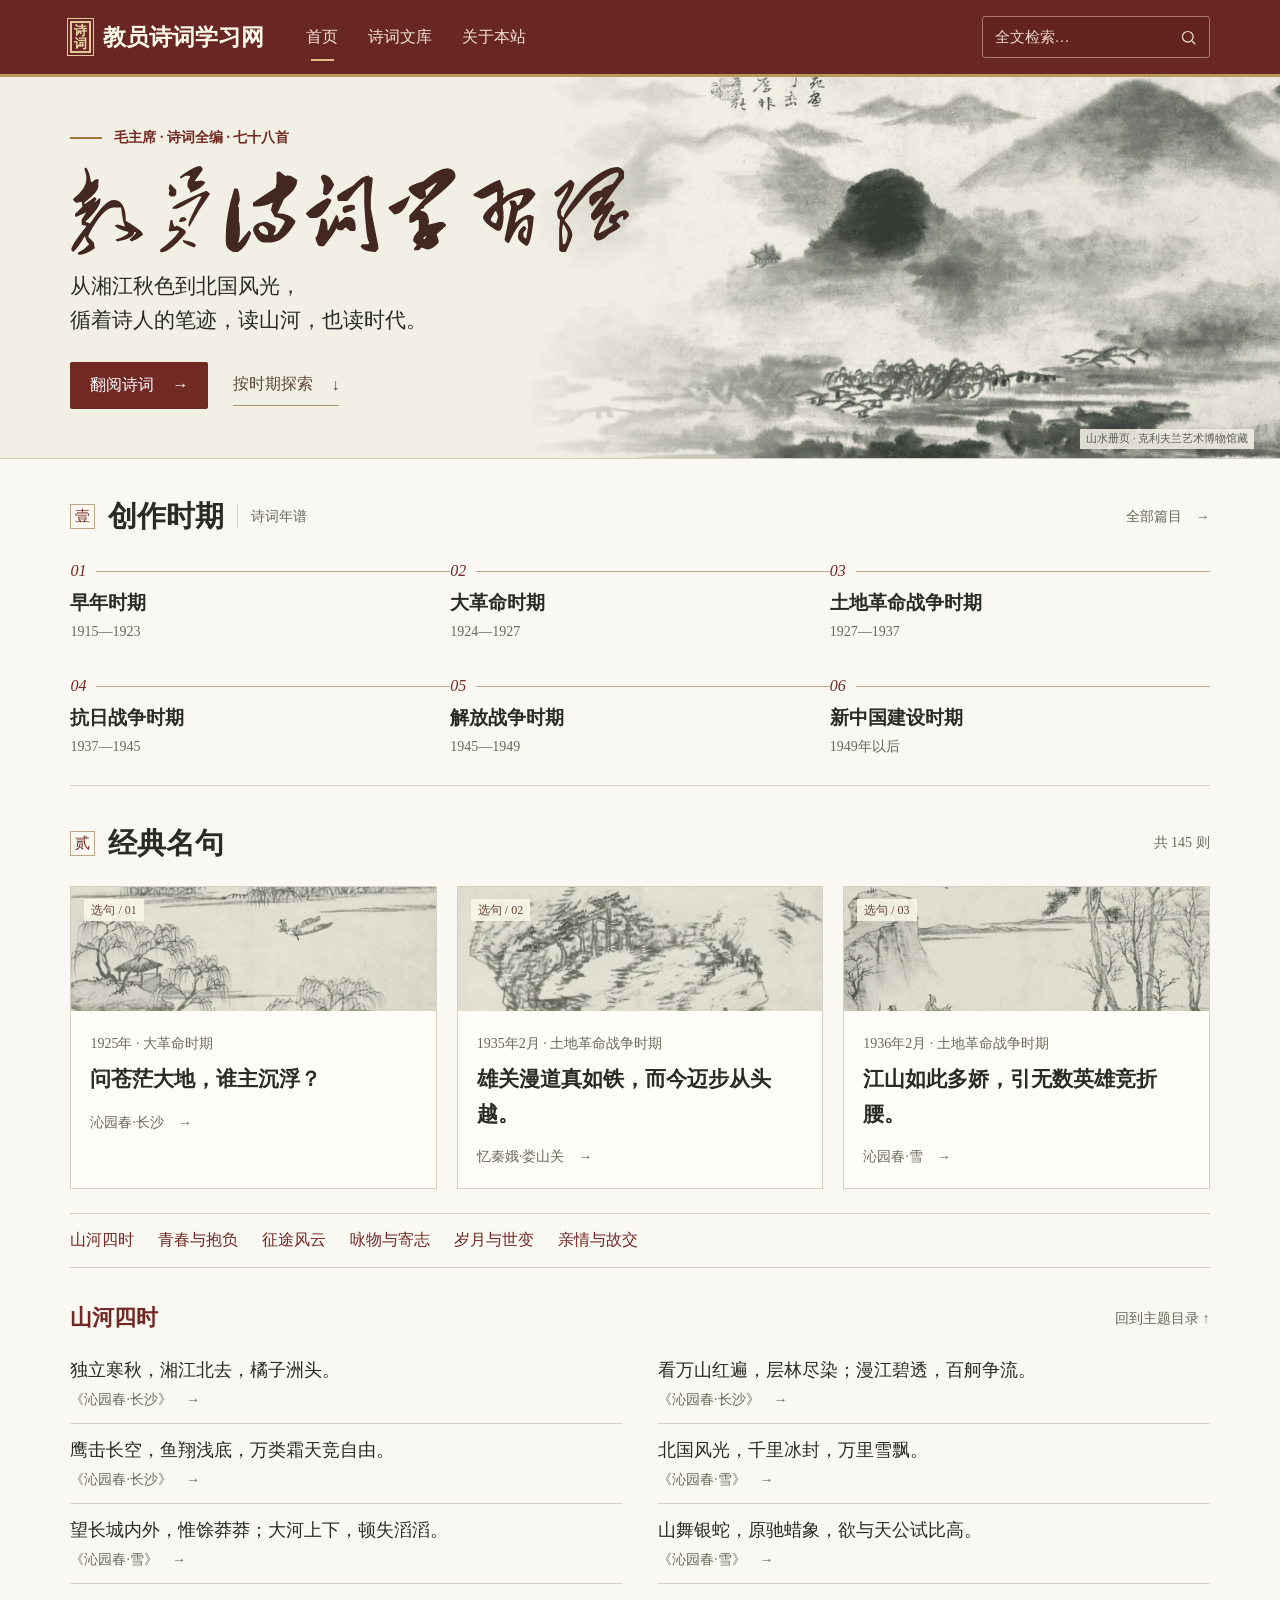
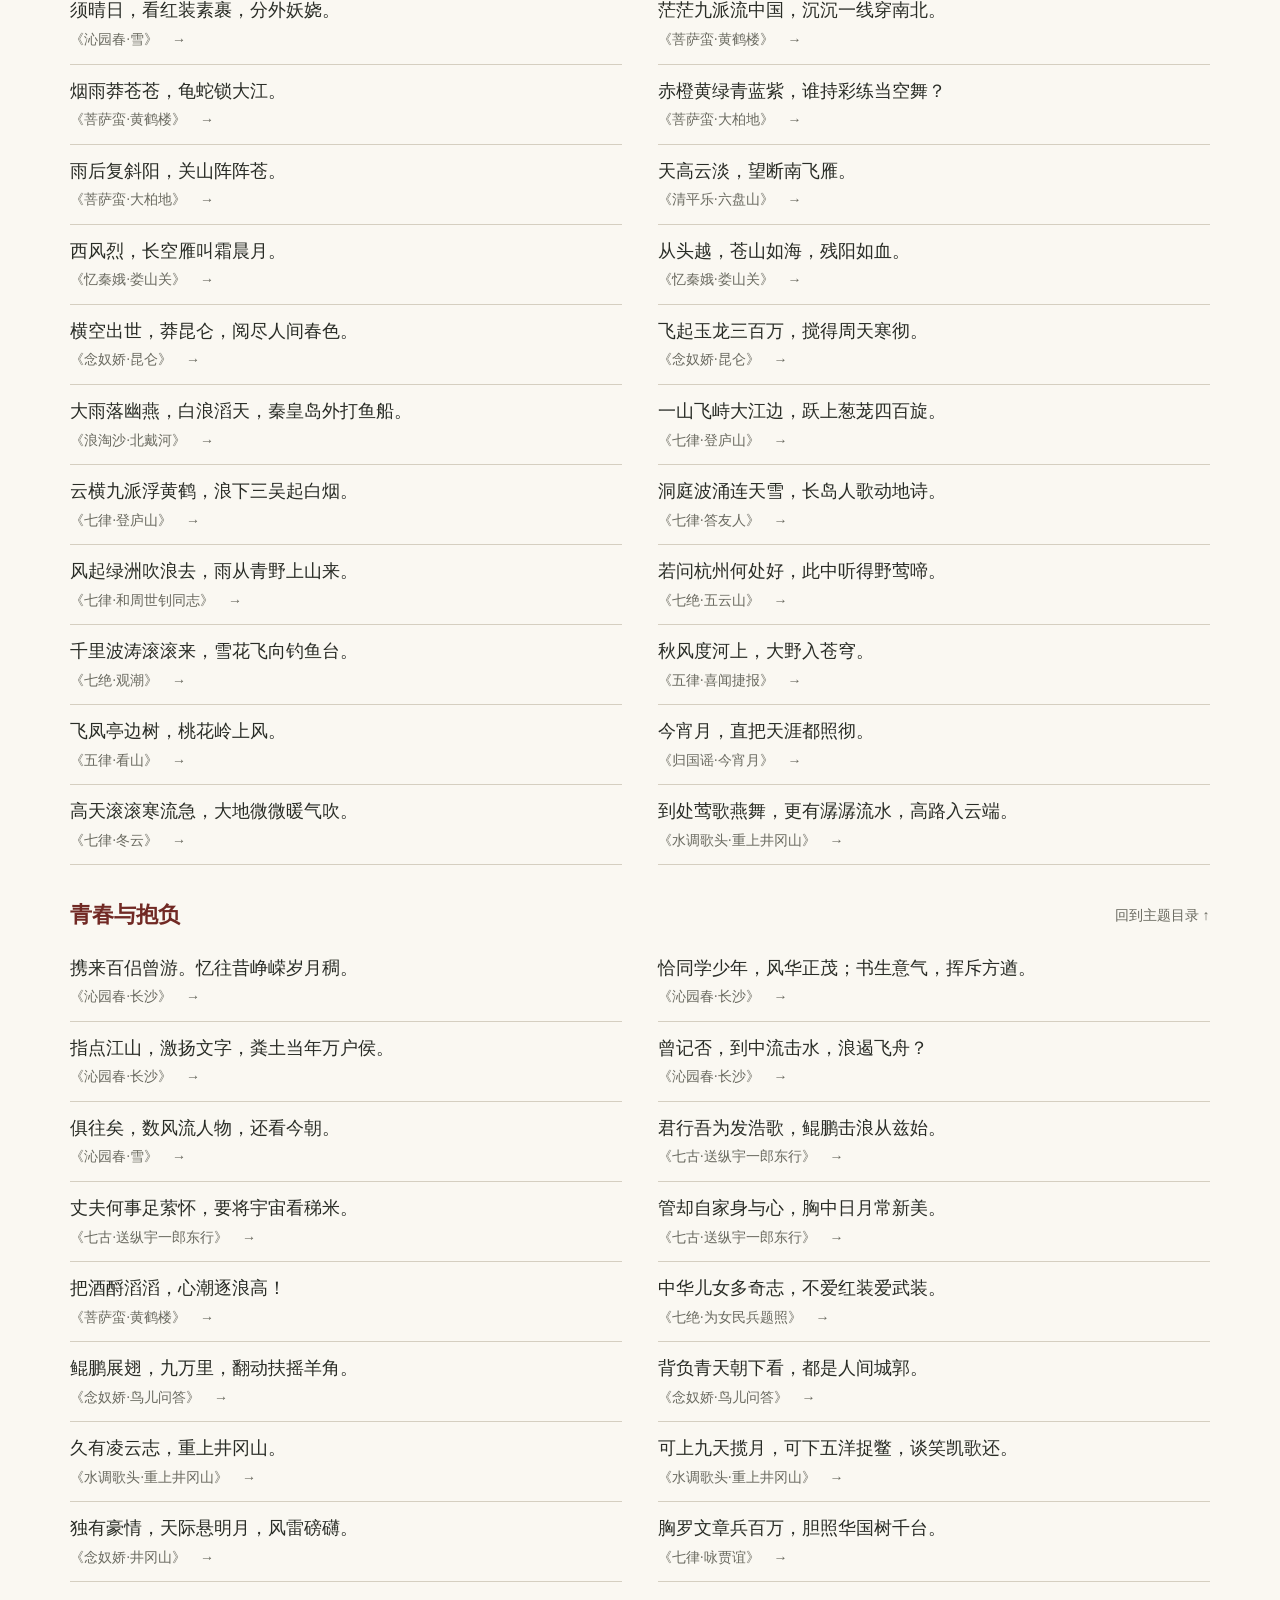
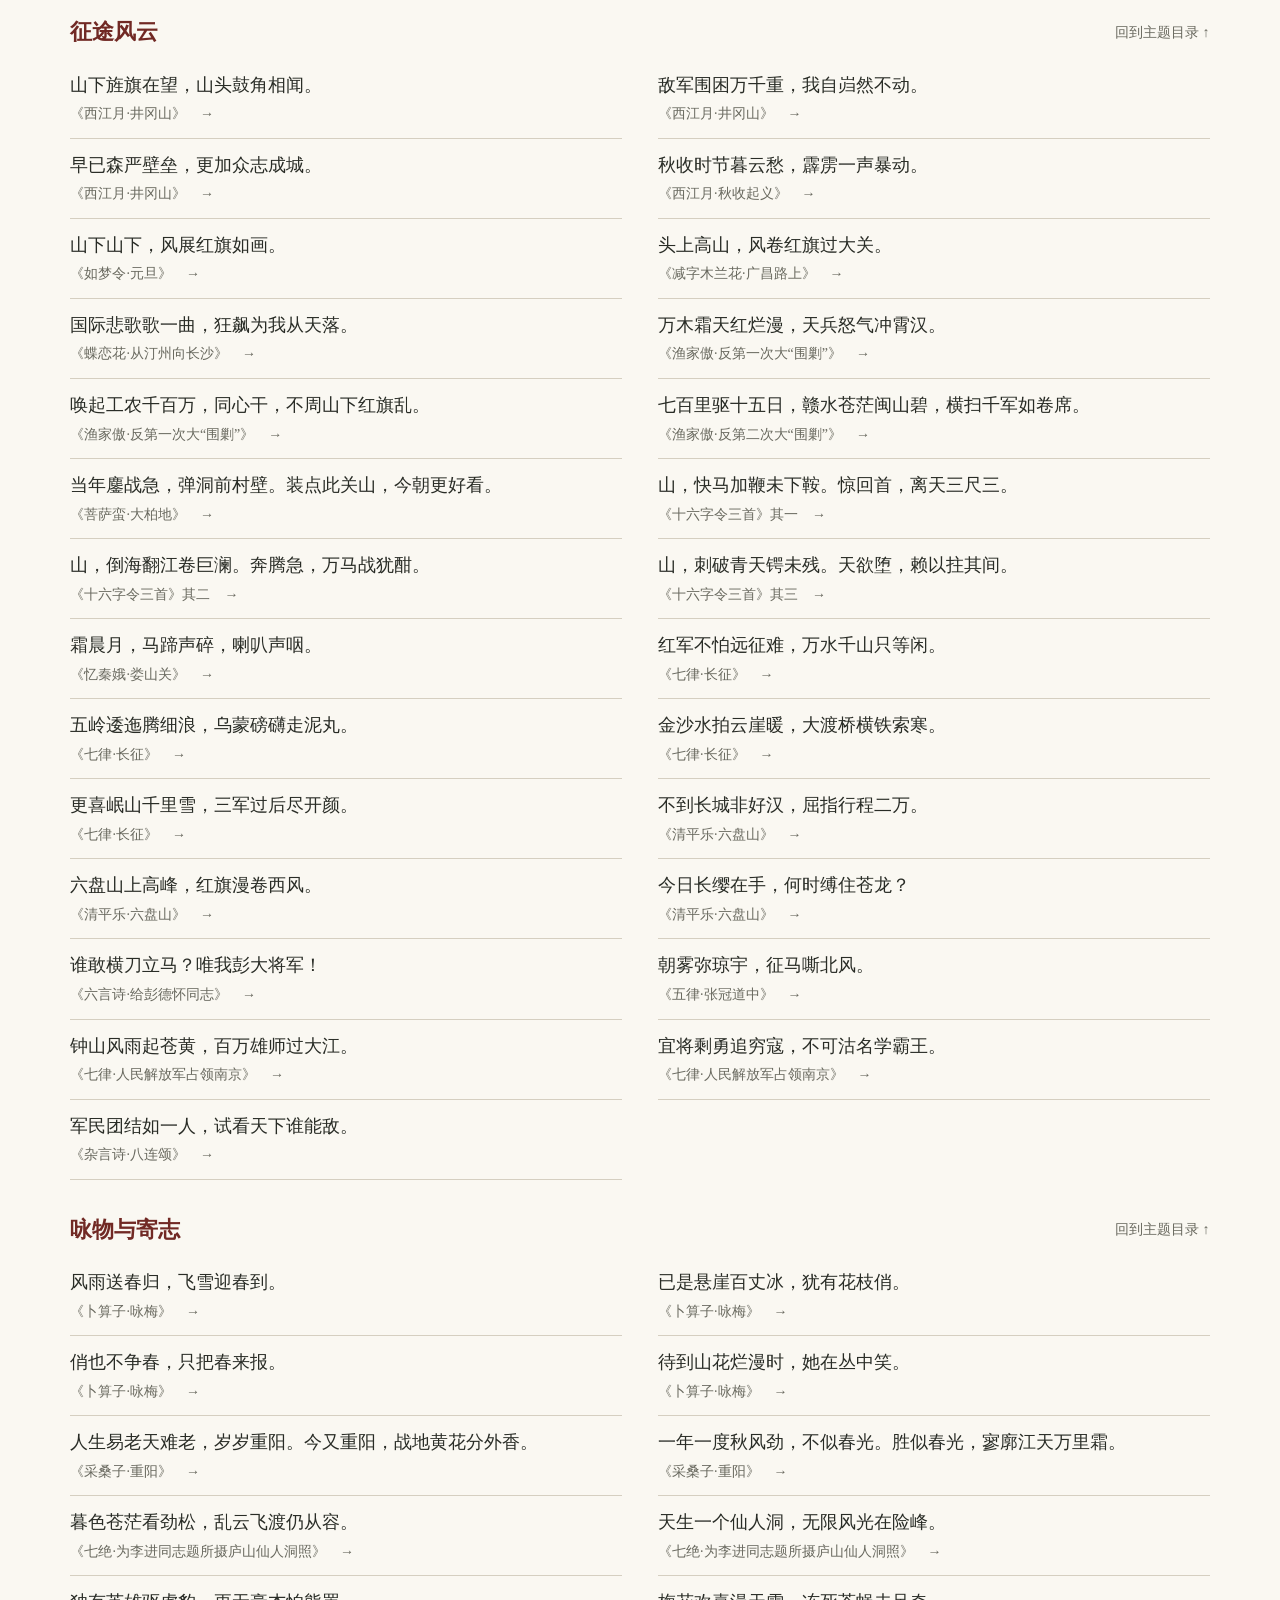
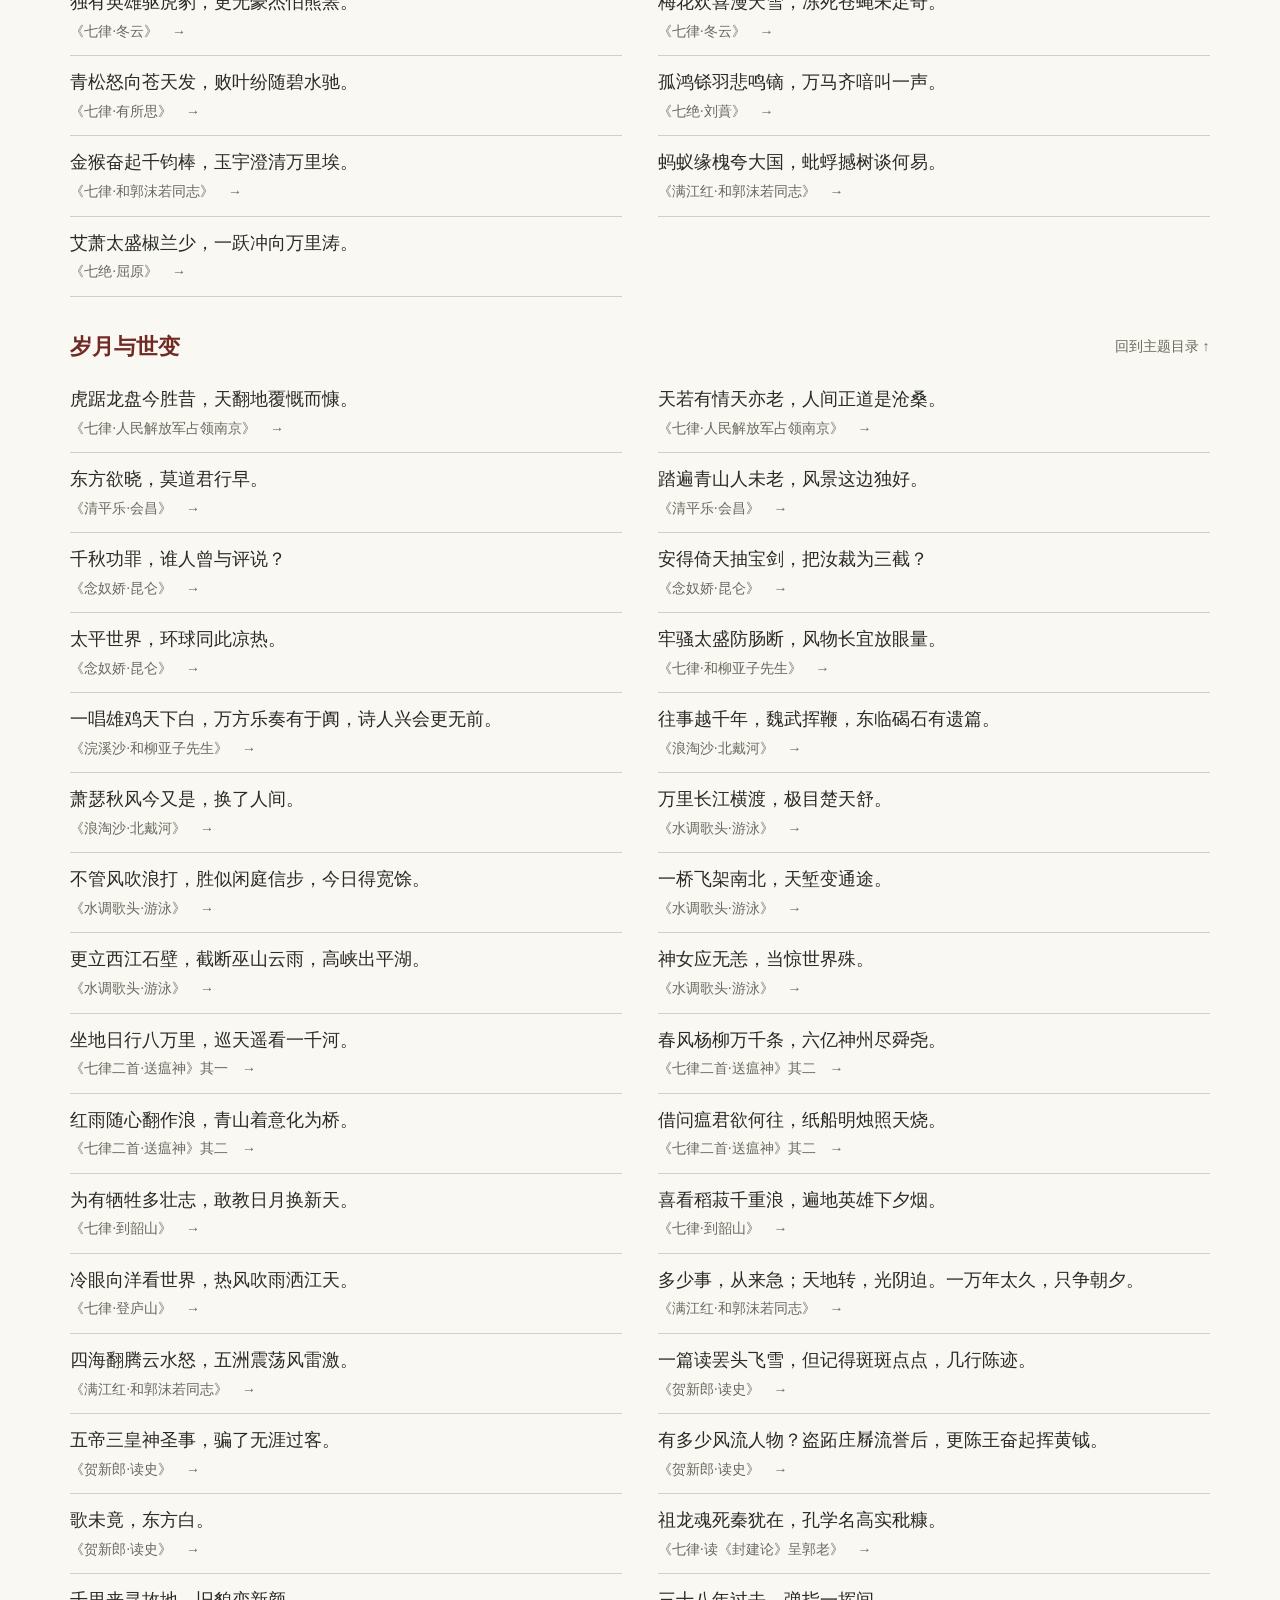
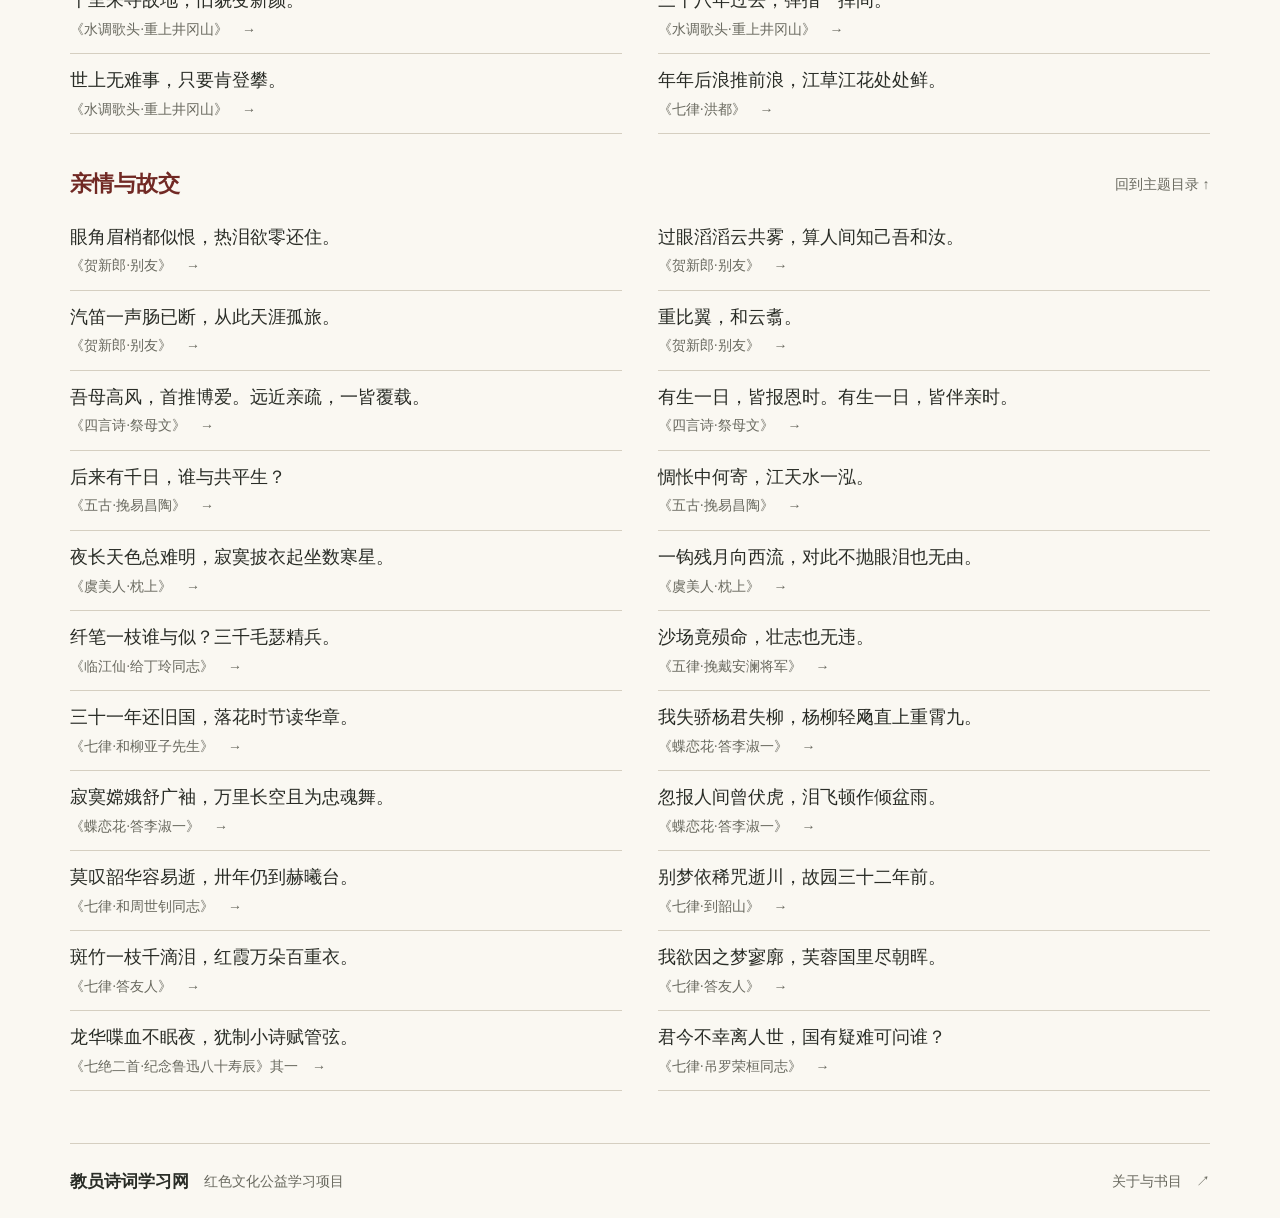
<file: index.html>
<!doctype html>
<html lang="zh-CN"><head><meta charset="utf-8"><meta name="viewport" content="width=device-width,initial-scale=1"><meta name="theme-color" content="#702623"><title>首页 · 教员诗词学习网</title><link rel="stylesheet" href="assets/site.css"><script defer src="js/poems.js"></script><script defer src="js/quotes.js"></script><script defer src="js/site.js"></script></head>
<body data-page="index"><a class="skip" href="#main">跳到正文</a><header><div class="wrap mast"><a class="brand" href="index.html"><span class="seal" aria-hidden="true">诗<br>词</span>教员诗词学习网</a><nav aria-label="主导航"><a href="index.html" class="active" aria-current="page">首页</a><a href="library.html">诗词文库</a><a href="about.html">关于本站</a></nav>
<form class="search" role="search" action="library.html"><input name="q" id="search" type="search" placeholder="全文检索…" aria-label="搜索诗题、诗句、作者题记、作者原注和编者考辨" autocomplete="off"><button aria-label="搜索" title="搜索"><svg viewBox="0 0 24 24" width="17" height="17" fill="none" stroke="currentColor" stroke-width="1.7"><circle cx="11" cy="11" r="7.5"/><path d="m17 17 4.5 4.5"/></svg></button></form></div></header>
<main id="main"><section id="home-results" hidden class="wrap search-results"><h2>检索结果</h2><p role="status" id="summary"></p><div id="list"></div></section><section class="hero"><div class="wrap hero-inner"><div class="kicker"><i></i> 毛主席 · 诗词全编 · 七十八首</div><h1><span class="title-text">教员诗词学习网</span><img class="mao-title" src="assets/mao-title.svg" width="1787" height="289" alt="" aria-hidden="true" fetchpriority="high"></h1><p>从湘江秋色到北国风光，<br>循着诗人的笔迹，读山河，也读时代。</p><div class="actions"><a class="primary" href="library.html">翻阅诗词 <b>→</b></a><a class="secondary" href="#eras">按时期探索 <b>↓</b></a></div></div><span class="art-caption">山水册页 · 克利夫兰艺术博物馆藏</span></section>
<div class="wrap"><section class="band" id="eras"><div class="section-head"><div class="heading"><small>壹</small><h2>创作时期</h2><span>诗词年谱</span></div><a href="library.html">全部篇目　→</a></div><div class="timeline" id="timeline"></div></section>
<section class="band quotes"><div class="section-head"><div class="heading"><small>贰</small><h2>经典名句</h2></div><small id="quote-total"></small></div><div id="quotes" class="quote-grid"></div>
<nav class="quote-topics" id="quote-topics" aria-label="名句主题目录"></nav><div id="quote-sections"></div></section></div></main><footer><div class="wrap foot"><span>教员诗词学习网</span><small>红色文化公益学习项目</small><a href="about.html">关于与书目　↗</a></div></footer></body></html>
</file>
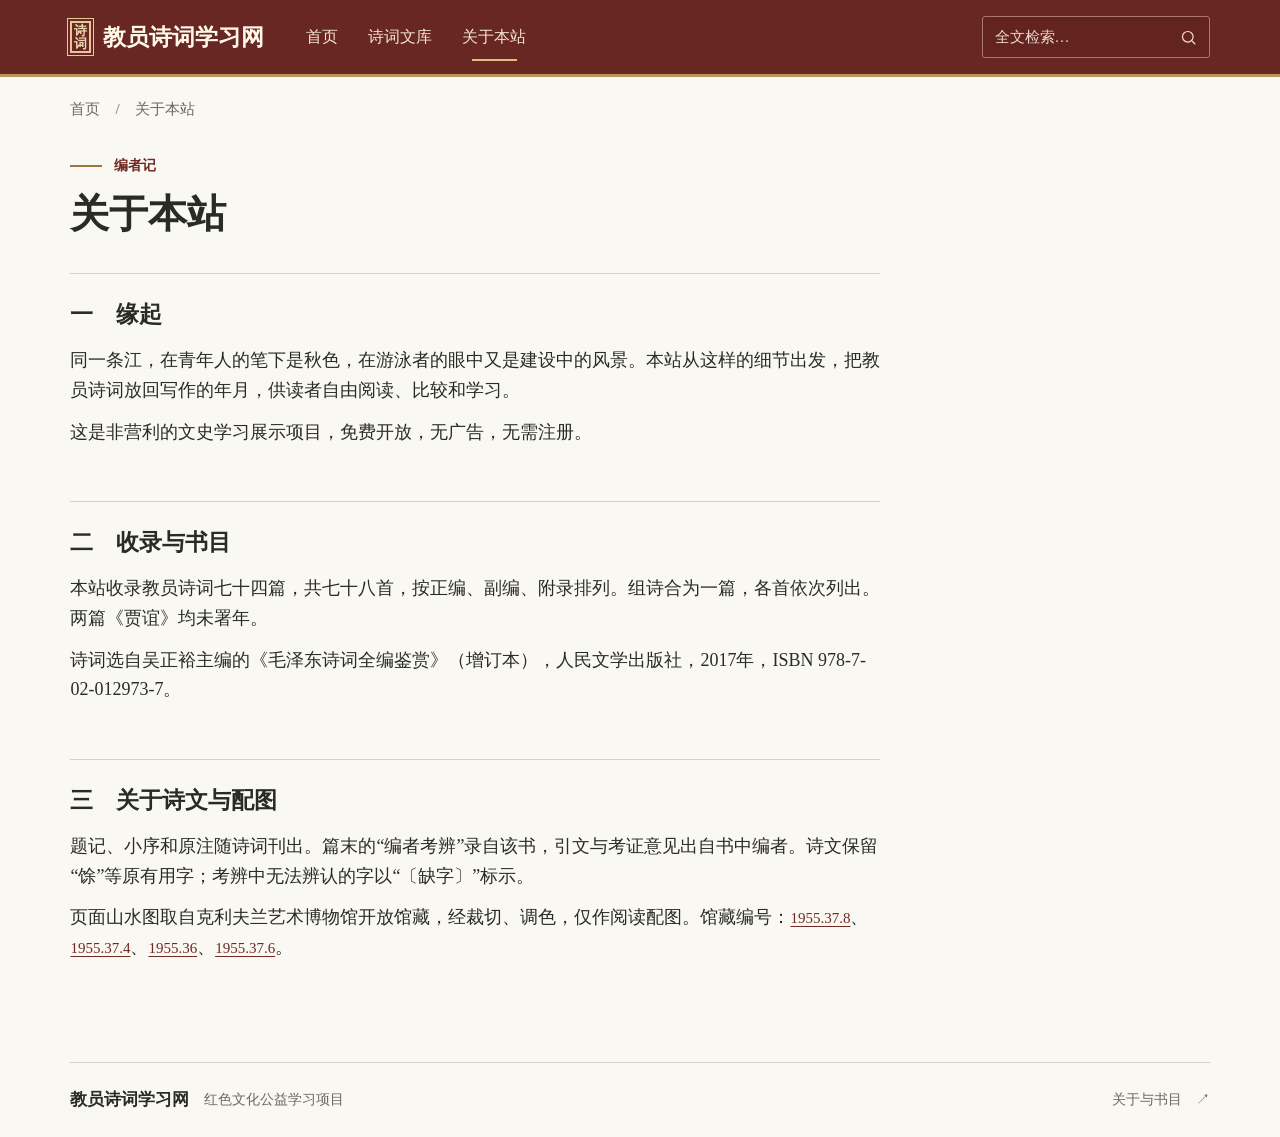
<file: about.html>
<!doctype html>
<html lang="zh-CN"><head><meta charset="utf-8"><meta name="viewport" content="width=device-width,initial-scale=1"><meta name="theme-color" content="#702623"><title>关于本站 · 教员诗词学习网</title><link rel="stylesheet" href="assets/site.css"><script defer src="js/poems.js"></script><script defer src="js/site.js"></script></head>
<body data-page="about"><a class="skip" href="#main">跳到正文</a><header><div class="wrap mast"><a class="brand" href="index.html"><span class="seal" aria-hidden="true">诗<br>词</span>教员诗词学习网</a><nav aria-label="主导航"><a href="index.html">首页</a><a href="library.html">诗词文库</a><a href="about.html" class="active" aria-current="page">关于本站</a></nav>
<form class="search" role="search" action="library.html"><input name="q" id="search" type="search" placeholder="全文检索…" aria-label="搜索诗题、诗句、作者题记、作者原注和编者考辨" autocomplete="off"><button aria-label="搜索" title="搜索"><svg viewBox="0 0 24 24" width="17" height="17" fill="none" stroke="currentColor" stroke-width="1.7"><circle cx="11" cy="11" r="7.5"/><path d="m17 17 4.5 4.5"/></svg></button></form></div></header>
<main id="main"><div class="wrap inside"><p class="crumb"><a href="index.html">首页</a>　/　关于本站</p><div class="kicker"><i></i> 编者记</div><h1>关于本站</h1><div class="about"><section><h2>一　缘起</h2><p>同一条江，在青年人的笔下是秋色，在游泳者的眼中又是建设中的风景。本站从这样的细节出发，把教员诗词放回写作的年月，供读者自由阅读、比较和学习。</p><p>这是非营利的文史学习展示项目，免费开放，无广告，无需注册。</p></section><section><h2>二　收录与书目</h2><p>本站收录教员诗词七十四篇，共七十八首，按正编、副编、附录排列。组诗合为一篇，各首依次列出。两篇《贾谊》均未署年。</p><p>诗词选自吴正裕主编的《毛泽东诗词全编鉴赏》（增订本），人民文学出版社，2017年，ISBN 978-7-02-012973-7。</p></section><section><h2>三　关于诗文与配图</h2><p>题记、小序和原注随诗词刊出。篇末的“编者考辨”录自该书，引文与考证意见出自书中编者。诗文保留“馀”等原有用字；考辨中无法辨认的字以“〔缺字〕”标示。</p><p>页面山水图取自克利夫兰艺术博物馆开放馆藏，经裁切、调色，仅作阅读配图。馆藏编号：<a href="https://www.clevelandart.org/art/1955.37.8">1955.37.8</a>、<a href="https://www.clevelandart.org/art/1955.37.4">1955.37.4</a>、<a href="https://www.clevelandart.org/art/1955.36">1955.36</a>、<a href="https://www.clevelandart.org/art/1955.37.6">1955.37.6</a>。</p></section></div></div></main><footer><div class="wrap foot"><span>教员诗词学习网</span><small>红色文化公益学习项目</small><a href="about.html">关于与书目　↗</a></div></footer></body></html>
</file>
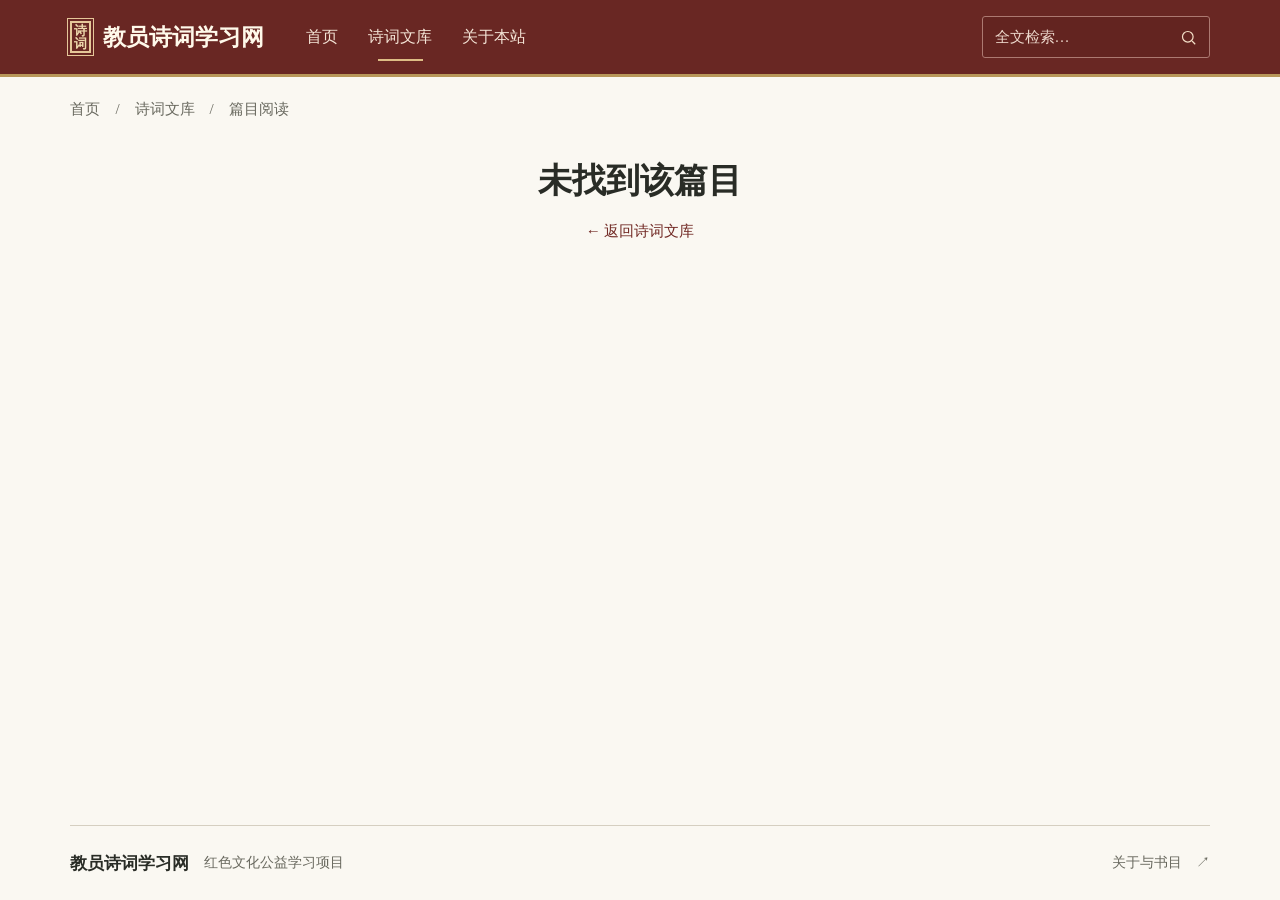
<file: detail.html>
<!doctype html>
<html lang="zh-CN"><head><meta charset="utf-8"><meta name="viewport" content="width=device-width,initial-scale=1"><meta name="theme-color" content="#702623"><title>篇目阅读 · 教员诗词学习网</title><link rel="stylesheet" href="assets/site.css"><script defer src="js/poems.js"></script><script defer src="js/site.js"></script></head>
<body data-page="detail"><a class="skip" href="#main">跳到正文</a><header><div class="wrap mast"><a class="brand" href="index.html"><span class="seal" aria-hidden="true">诗<br>词</span>教员诗词学习网</a><nav aria-label="主导航"><a href="index.html">首页</a><a href="library.html" class="active">诗词文库</a><a href="about.html">关于本站</a></nav>
<form class="search" role="search" action="library.html"><input name="q" id="search" type="search" placeholder="全文检索…" aria-label="搜索诗题、诗句、作者题记、作者原注和编者考辨" autocomplete="off"><button aria-label="搜索" title="搜索"><svg viewBox="0 0 24 24" width="17" height="17" fill="none" stroke="currentColor" stroke-width="1.7"><circle cx="11" cy="11" r="7.5"/><path d="m17 17 4.5 4.5"/></svg></button></form></div></header>
<main id="main"><div class="wrap inside"><p class="crumb"><a href="index.html">首页</a>　/　<a href="library.html">诗词文库</a>　/　篇目阅读</p><article id="reading" class="reading"></article></div></main><footer><div class="wrap foot"><span>教员诗词学习网</span><small>红色文化公益学习项目</small><a href="about.html">关于与书目　↗</a></div></footer></body></html>
</file>
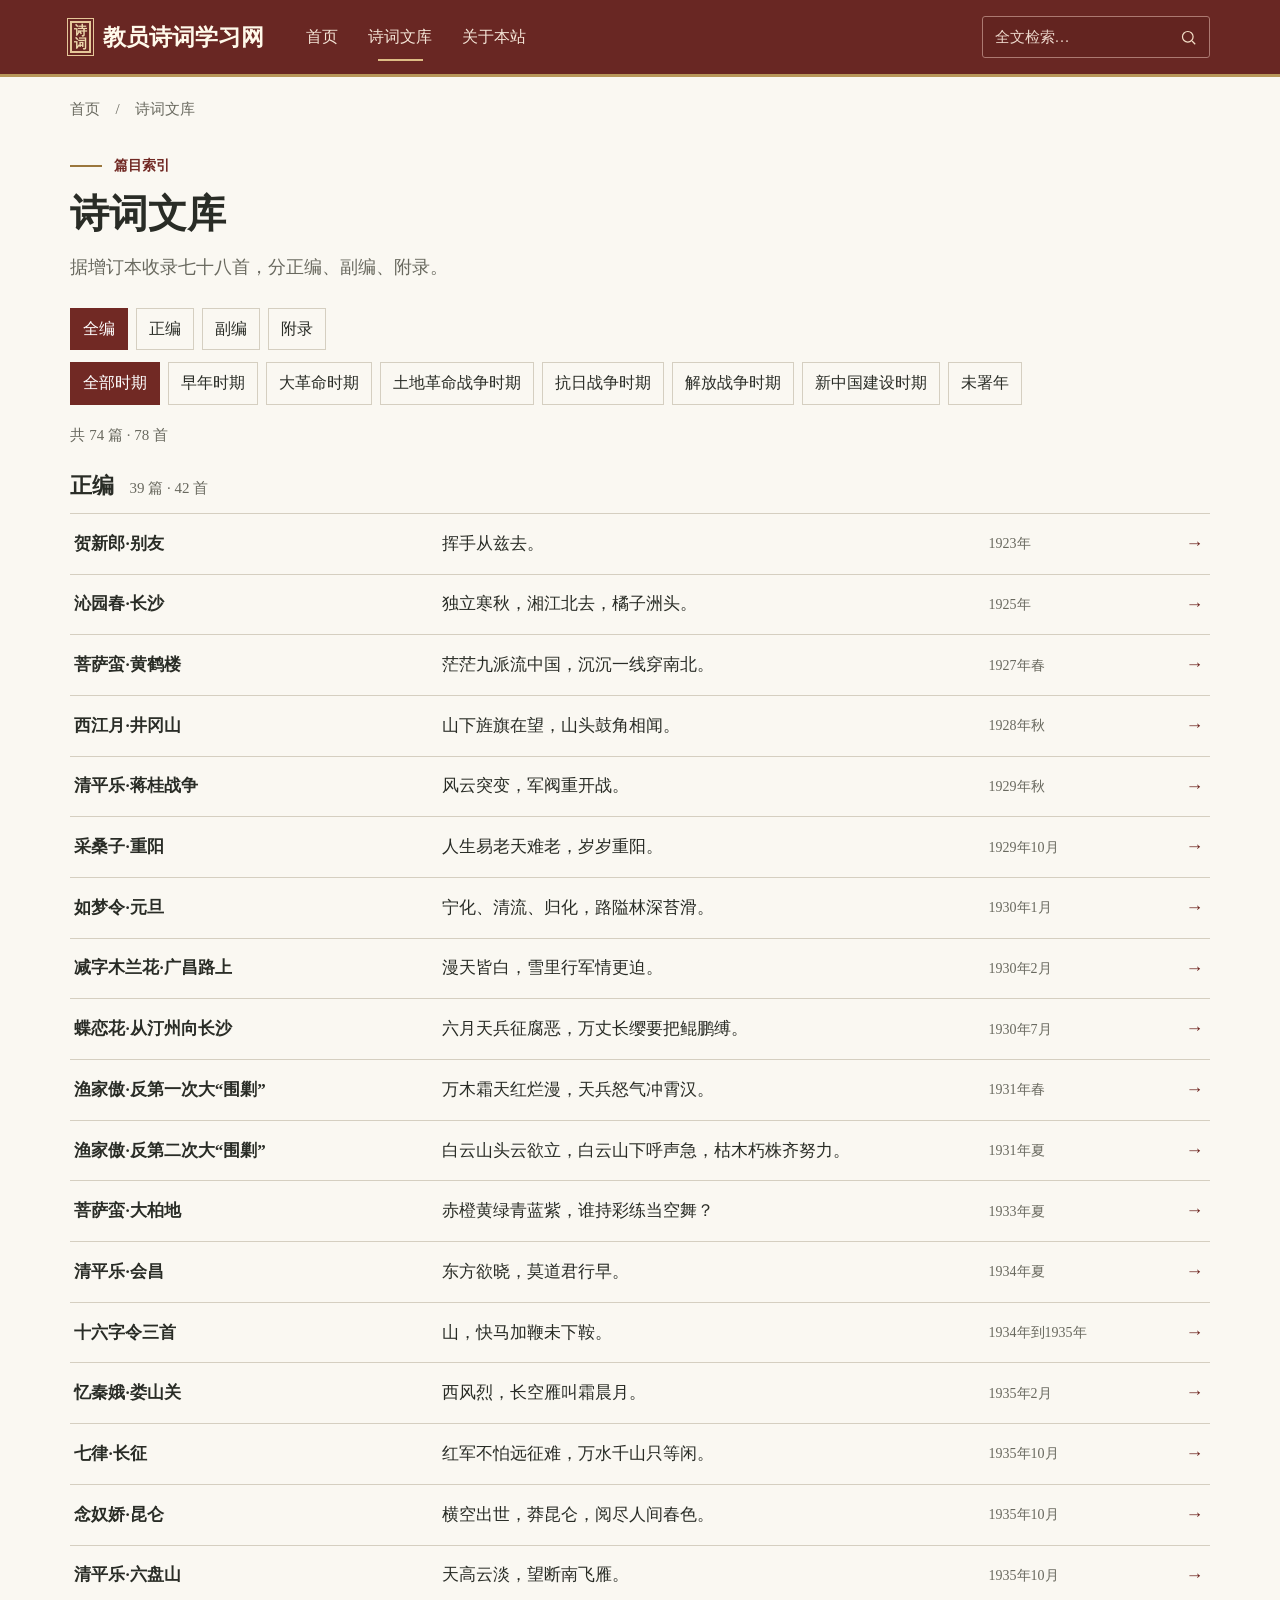
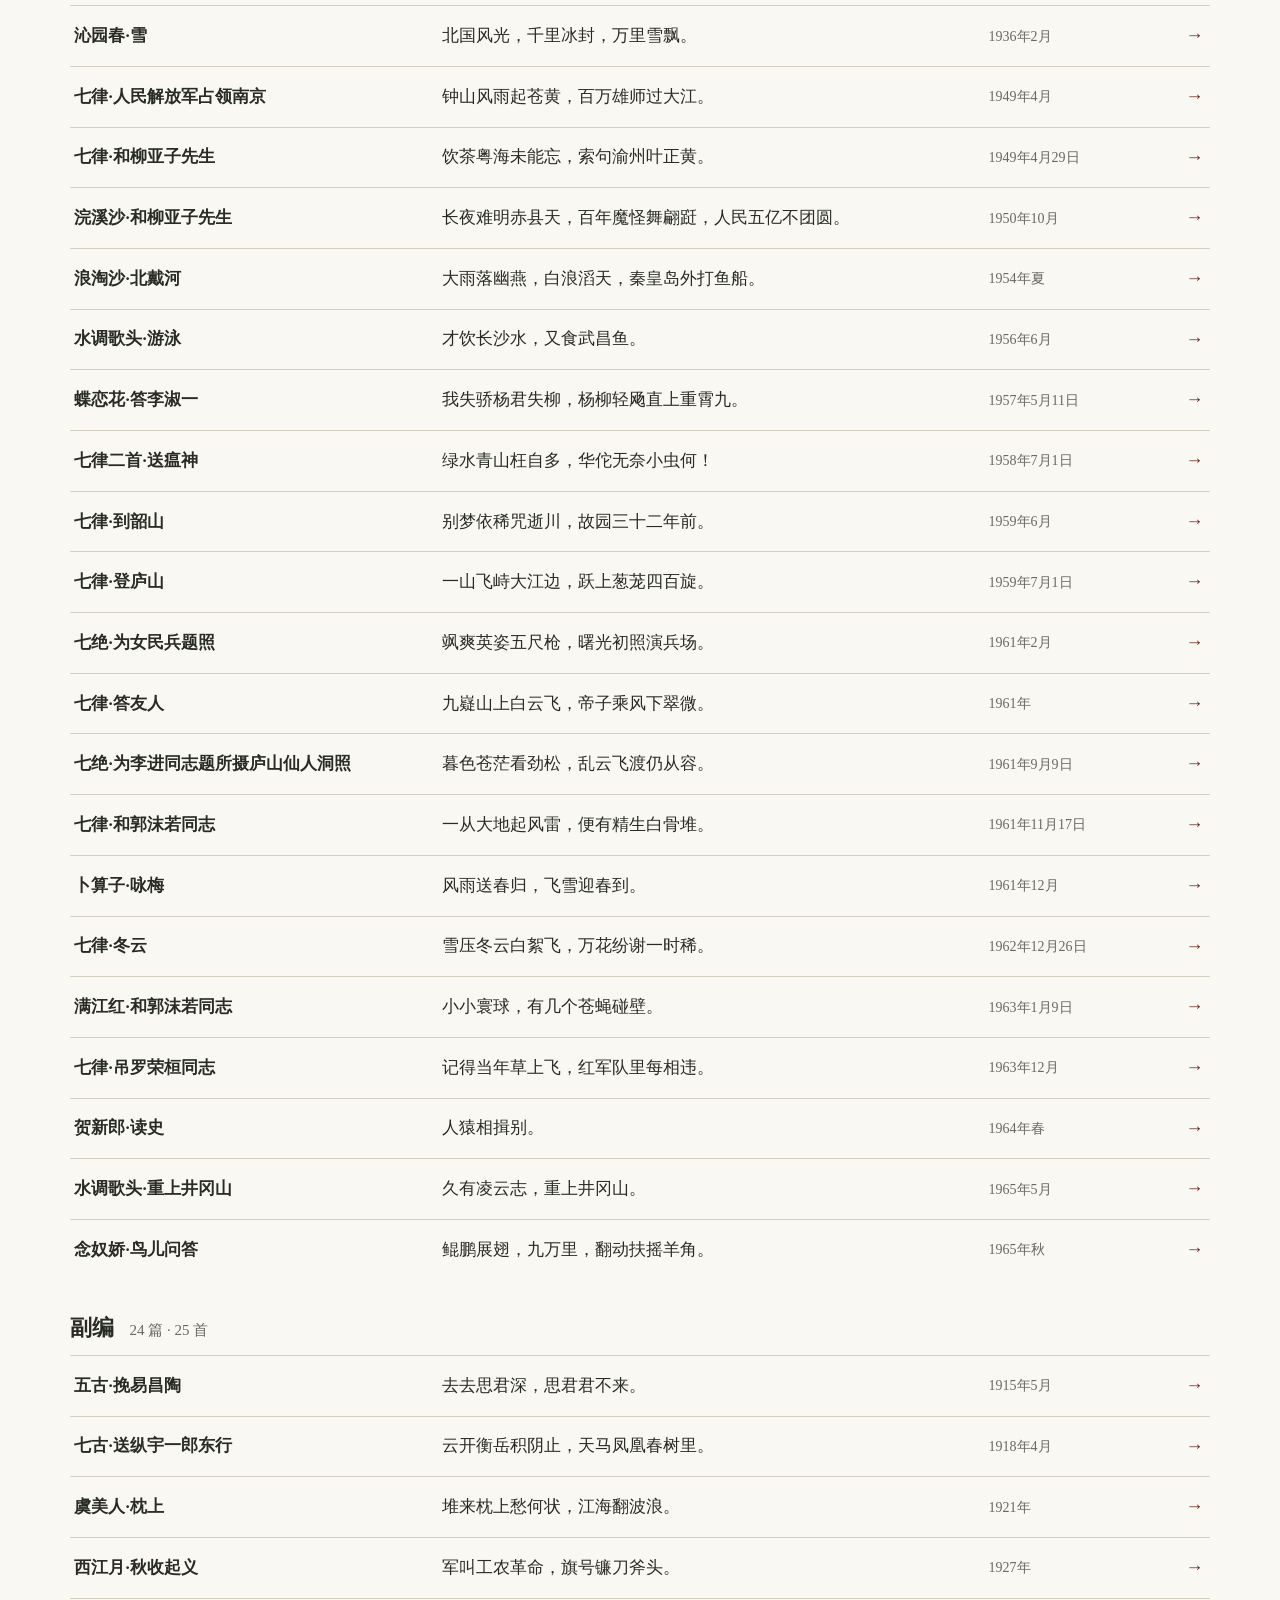
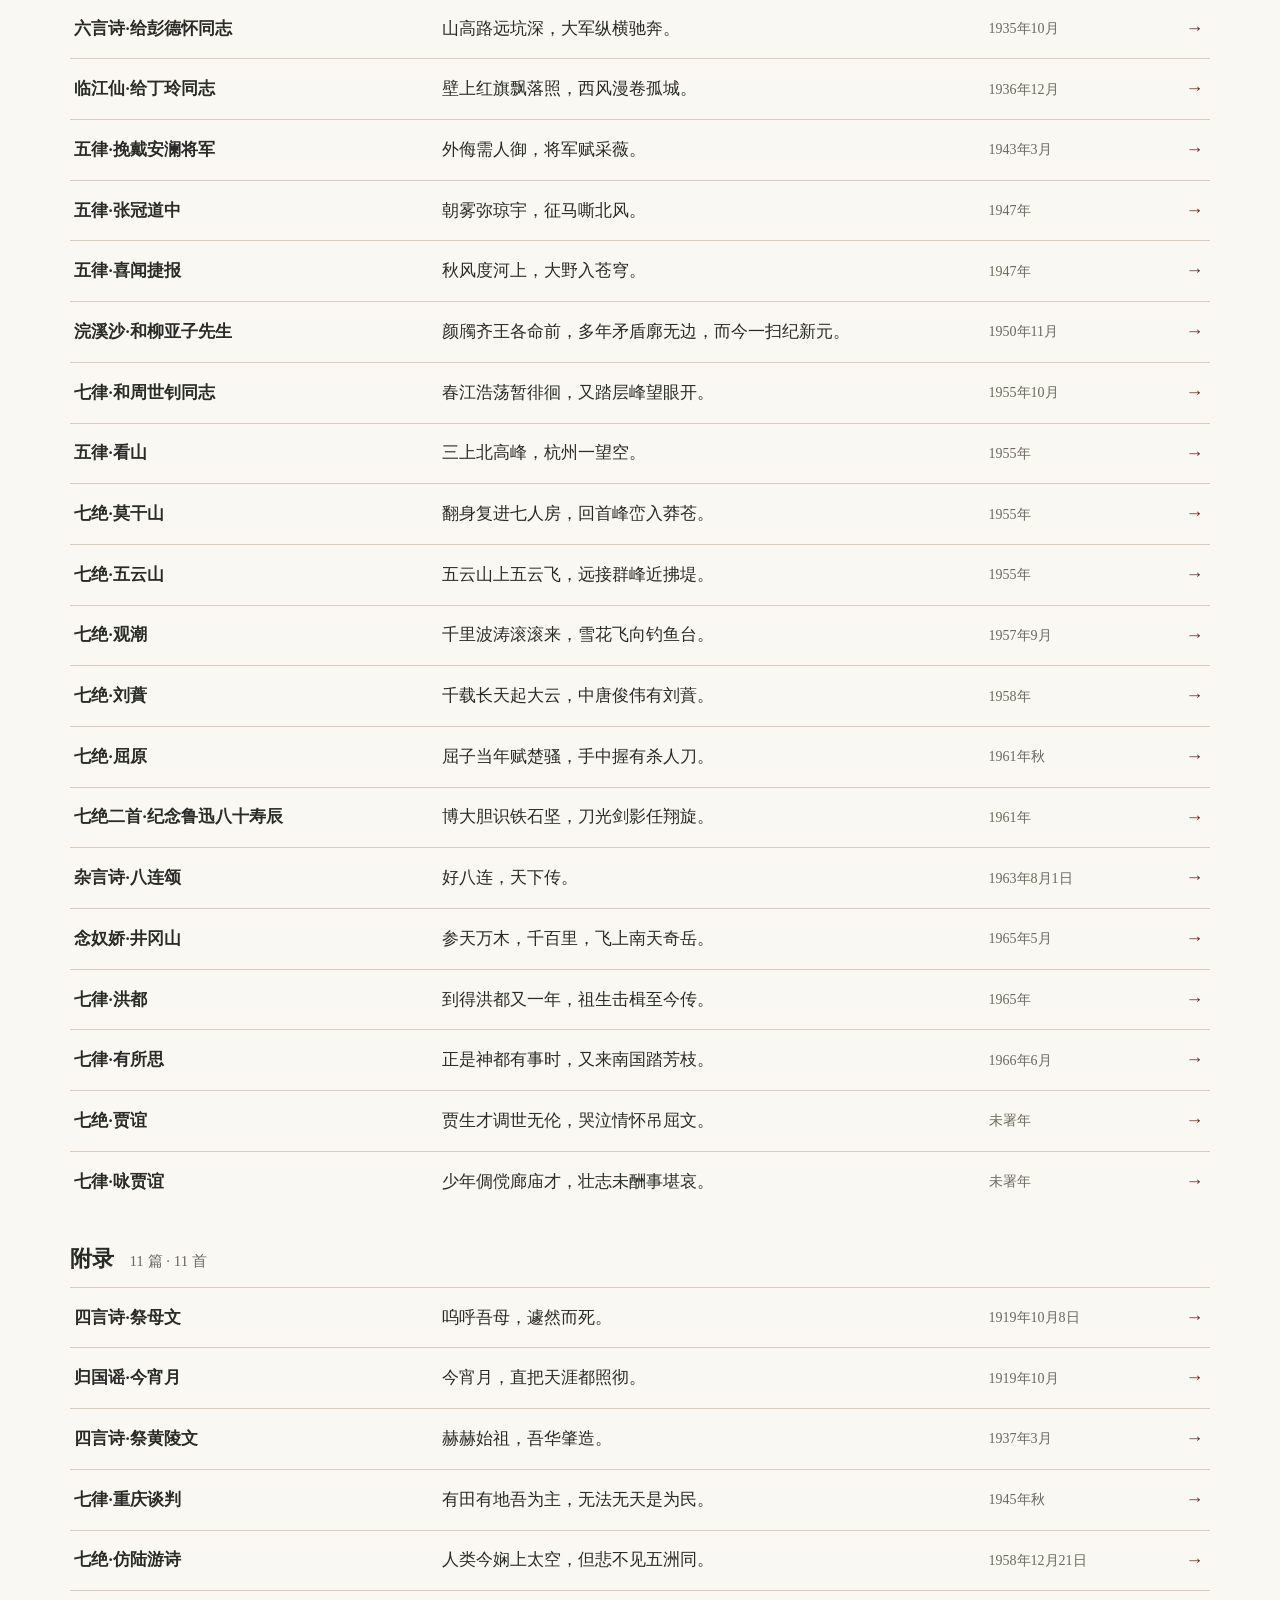
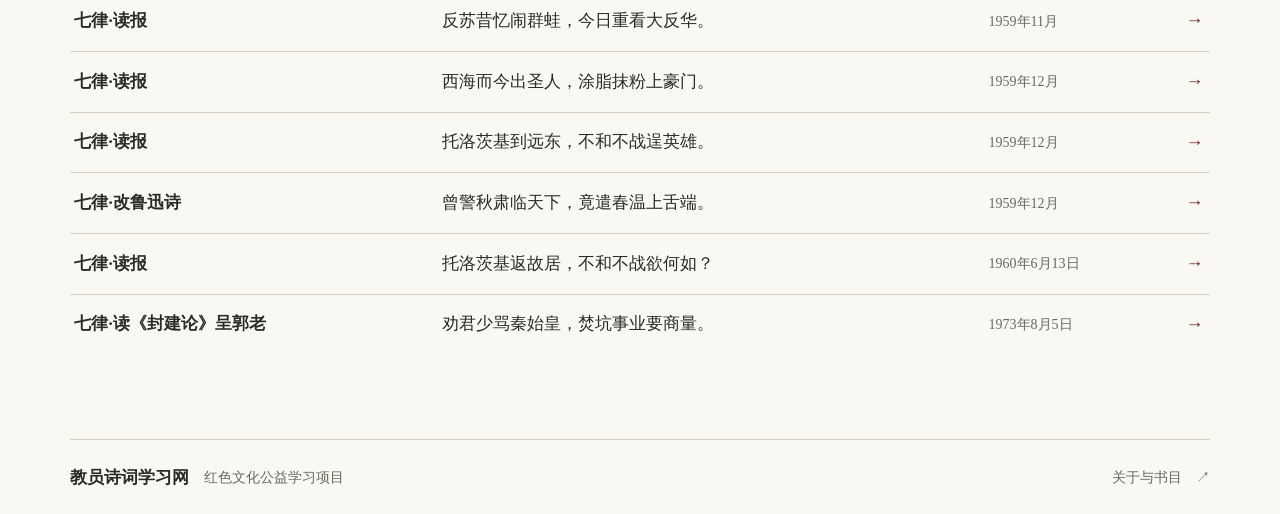
<file: library.html>
<!doctype html>
<html lang="zh-CN"><head><meta charset="utf-8"><meta name="viewport" content="width=device-width,initial-scale=1"><meta name="theme-color" content="#702623"><title>诗词文库 · 教员诗词学习网</title><link rel="stylesheet" href="assets/site.css"><script defer src="js/poems.js"></script><script defer src="js/site.js"></script></head>
<body data-page="library"><a class="skip" href="#main">跳到正文</a><header><div class="wrap mast"><a class="brand" href="index.html"><span class="seal" aria-hidden="true">诗<br>词</span>教员诗词学习网</a><nav aria-label="主导航"><a href="index.html">首页</a><a href="library.html" class="active" aria-current="page">诗词文库</a><a href="about.html">关于本站</a></nav>
<form class="search" role="search" action="library.html"><input name="q" id="search" type="search" placeholder="全文检索…" aria-label="搜索诗题、诗句、作者题记、作者原注和编者考辨" autocomplete="off"><button aria-label="搜索" title="搜索"><svg viewBox="0 0 24 24" width="17" height="17" fill="none" stroke="currentColor" stroke-width="1.7"><circle cx="11" cy="11" r="7.5"/><path d="m17 17 4.5 4.5"/></svg></button></form></div></header>
<main id="main"><div class="wrap inside"><p class="crumb"><a href="index.html">首页</a>　/　诗词文库</p><div class="kicker"><i></i> 篇目索引</div><h1>诗词文库</h1><p class="lead">据增订本收录七十八首，分正编、副编、附录。</p><div id="collections" class="filters collection-filters" aria-label="按编次筛选"></div><div id="filters" class="filters" aria-label="按创作时期筛选"></div><p id="summary" role="status"></p><div id="list"></div></div></main><footer><div class="wrap foot"><span>教员诗词学习网</span><small>红色文化公益学习项目</small><a href="about.html">关于与书目　↗</a></div></footer></body></html>
</file>
<file: assets/site.css>
/* 首页标题使用矢量题字，其余文字使用系统字体，离线环境下同样可读。 */
:root{--ink:#292c26;--red:#712924;--gold:#9a773d;--muted:#69695f;--line:#d5cfc1;--paper:#faf8f2;--song:"Source Han Serif SC","Noto Serif CJK SC","Songti SC",SimSun,serif;--kai:KaiTi,STKaiti,"Kaiti SC",var(--song)}
*{box-sizing:border-box}body{margin:0;background:var(--paper);color:var(--ink);font:18px/1.65 var(--kai);min-height:100vh;display:flex;flex-direction:column}main{flex:1}
h1,h2,h3,p{margin:0}h1,h2,h3,strong{font-family:var(--song)}a{color:inherit;text-decoration:none}a:hover{color:var(--red)}button,input{font:inherit}button,a{touch-action:manipulation}button{cursor:pointer}a:focus-visible,button:focus-visible,input:focus-visible{outline:3px solid #bd9247;outline-offset:3px}.wrap{width:min(1216px,89%);margin-inline:auto}
.skip{position:absolute;z-index:5;top:-10em;background:white;padding:.5em}.skip:focus{top:0}
header{background:#692723;color:#fff9ea;border-bottom:3px solid #b8975a}.mast{min-height:74px;display:flex;align-items:center;gap:42px}.brand{display:inline-flex;align-items:center;gap:12px;font: bold 23px var(--song);white-space:nowrap}.brand:hover,nav a:hover{color:#f3dca6}.seal{display:inline-block;border:2px double #e5c799;outline:1px solid #e5c799;outline-offset:2px;color:#eed9ad;text-align:center;font:bold 13px/1 var(--song);padding:1px 2px}
nav{display:flex;align-items:stretch;gap:30px;align-self:stretch}nav a{position:relative;display:flex;align-items:center;font:16px var(--song);white-space:nowrap;color:#f4e4d6}nav .active:after{content:"";position:absolute;bottom:13px;left:15%;right:15%;height:2px;background:#ddbd85}.search{margin-left:auto;display:flex;align-items:center;width:228px;border:1px solid #ac7971;background:#632420;border-radius:3px}.search input{min-width:0;width:100%;padding:8px 0 8px 12px;border:0;background:transparent;color:white;font-size:15px}.search input::placeholder{color:#ecd7cb}.search button{border:0;background:transparent;color:#f4dfc7;padding:6px 12px;display:grid;place-items:center;min-height:36px}
/* 通栏山水画和宣纸留白组成一幅横卷，正文始终独立于图像。 */
#quote-total,.quote-lines small{color:var(--muted);font:14px/1.6 var(--song)}
.quote-topics{display:flex;flex-wrap:wrap;gap:6px 24px;margin:24px 0;padding:12px 0;border-block:1px solid var(--line)}
.quote-topics a{color:var(--red);font:16px/1.8 var(--song)}
.quote-topics a:hover,.quote-topics a:focus-visible{color:var(--red);text-decoration:underline}
.quote-section,.quote-topics{scroll-margin-top:16px}.quote-section{margin-top:32px}.quote-section h3{color:var(--red);font-size:22px}
.quote-lines{list-style:none;margin:8px 0 0;padding:0;display:grid;grid-template-columns:repeat(2,minmax(0,1fr));column-gap:36px}
.quote-lines li{border-bottom:1px solid var(--line)}.quote-lines a{display:grid;gap:3px;padding:12px 0;height:100%;align-content:start}
.quote-lines a:hover small{color:var(--red)}@media(max-width:720px){.quote-lines{grid-template-columns:1fr}.quote-topics{gap:6px 16px}}
.hero{position:relative;background:#f3efe5 url(mountains.webp) center/cover no-repeat;border-bottom:1px solid var(--line)}.hero-inner{padding-block:52px 49px}.kicker{display:flex;align-items:center;gap:12px;font: bold 14px var(--song);color:var(--red)}.kicker i{width:32px;height:2px;background:var(--gold)}.hero h1{font-size:62px;line-height:1.24;color:#432721;margin:18px 0 13px}.hero p{font-size:21px;line-height:1.65}.actions{display:flex;align-items:center;gap:25px;margin-top:24px}.primary,.secondary{display:inline-flex;align-items:center;gap:18px;justify-content:center;font:16px var(--song)}.primary{padding:13px 20px;color:white;background:var(--red);border-radius:2px}.primary:hover{background:#55201c;color:white}.secondary{color:#5b4839;border:0;background:none;padding:10px 0;border-bottom:1px solid #ac9677}b{font-family:serif;font-weight:400}.art-caption{position:absolute;right:2%;bottom:9px;background:#f3efe5df;padding:1px 6px;color:#575b50;font:11px/1.6 var(--song)}
.hero h1{position:relative;width:min(560px,100%)}.mao-title{display:block;width:100%;height:auto;aspect-ratio:1787/289}.title-text{position:absolute;width:1px;height:1px;padding:0;margin:-1px;overflow:hidden;clip-path:inset(50%);white-space:nowrap;border:0}
.band{padding-top:34px}.section-head,.heading,.foot{display:flex;align-items:center}.section-head{justify-content:space-between;gap:12px}.heading{gap:13px}.heading small{color:var(--red);border:1px solid #bfa784;font:15px var(--song);padding:2px 4px}.heading h2{font-size:29px}.heading span,.section-head>a{color:var(--muted);font-size:14px}.heading span{padding-left:13px;border-left:1px solid var(--line)}
.timeline{display:grid;grid-template-columns:repeat(5,1fr);margin:17px 0 0}.era{position:relative;display:grid;padding:0 8px 15px 0;line-height:1.7}.era:before{content:"";position:absolute;top:13px;height:1px;left:0;right:0;background:#bbab8f}.era small{z-index:1;background:var(--paper);justify-self:start;color:var(--red);padding-right:10px;font:italic 16px/26px Georgia,serif}.era strong{font-size:19px;margin-top:3px}.era span{font:14px/1.8 Georgia,var(--song);color:var(--muted)}.era:hover strong,.section-head a:hover{text-decoration:underline;text-underline-offset:4px}
.quotes{border-top:1px solid var(--line);margin-top:10px;padding-bottom:52px}.quote-grid{display:grid;grid-template-columns:repeat(3,1fr);gap:20px;margin-top:18px}.quote{display:block;border:1px solid var(--line);background:#fffdf7;transition:border-color .16s}.quote:hover{border-color:var(--gold)}.picture{height:124px;background-size:cover;background-position:center;position:relative}.river{background-image:url(river.webp)}.peaks{background-image:url(peaks.webp)}.valley{background-image:url(valley.webp)}.picture span{position:absolute;left:13px;top:12px;background:#faf7eadf;padding:1px 7px;color:#664535;font:12px/1.7 var(--song)}.caption{padding:17px 19px}.caption small,.caption span{font-size:14px;color:var(--muted)}.caption h3{font: bold 21px/1.65 var(--kai);margin:5px 0 10px}
.foot{min-height:75px;border-top:1px solid var(--line);gap:15px}.foot span{font:bold 17px var(--song)}.foot small,.foot a{font-size:14px;color:var(--muted)}.foot a{margin-left:auto}
/* 文库与阅读页 */
.inside{padding:20px 0 55px}.crumb,.back,.context a,.about a{font-size:15px;color:var(--red)}.crumb{margin-bottom:35px;color:var(--muted)}.inside h1{font-size:39px;line-height:1.4;margin:12px 0}.lead,.metadata,.author,#summary{color:var(--muted)}.filters{display:flex;flex-wrap:wrap;gap:8px;margin:25px 0 18px}.filters button{background:transparent;border:1px solid var(--line);color:var(--ink);padding:7px 12px;font-size:16px}.filters [aria-pressed=true]{background:var(--red);color:white;border-color:var(--red)}#summary{font-size:15px}.group{margin:20px 0 30px}.group h2,.group>small{display:inline-block}.group h2{font-size:22px;margin:0 15px 9px 0}.group>small,.poem-row small{color:var(--muted)}.poem-row{display:grid;grid-template-columns:minmax(160px,1fr) 1.6fr 145px 20px;align-items:center;gap:12px;border-top:1px solid var(--line);padding:15px 4px}.poem-row:hover{background:#f3efe6}.poem-row strong{font-size:17px}.poem-row span{font-size:17px}.poem-row b{color:var(--red)}.empty,.search-results{padding-block:30px}.search-results{border-bottom:1px solid var(--line)}
.reading{max-width:850px;margin:auto;text-align:center}.reading .kicker{justify-content:center}.verse{font:30px/1.9 var(--kai);padding:28px 0}.verse .break{height:1em}.metadata{font-size:16px}.context,.about section{margin:32px 0 22px;padding:22px 0;border-top:1px solid var(--line);text-align:left}.context h2,.about h2{font-size:23px;margin-bottom:12px}.about{max-width:810px}.about p+p{margin-top:12px}.context a,.about a{text-decoration:underline;text-underline-offset:3px}.context a{display:inline-block;margin-top:12px}
@media(max-width:920px){.mast{gap:24px}.brand{font-size:19px}nav{gap:17px}.search{width:180px}.hero h1{font-size:50px}.era strong{font-size:16px}.poem-row{grid-template-columns:1fr 1.3fr 100px 15px}}
@media(max-width:720px){.wrap{width:90%}.mast{flex-wrap:wrap;gap:0 12px;padding:13px 0 10px}.brand{font-size:18px;gap:9px}.seal{font-size:10px}nav{gap:12px;margin-left:auto}nav a{font-size:14px}nav .active:after{bottom:-4px}.search{width:100%;margin-top:13px}.hero{background-size:auto 100%;background-position:53% center}.hero-inner{padding:31px 0 47px}.hero h1{font-size:37px}.hero p{font-size:18px;background:#f3efe5cf;width:fit-content}.actions{margin-top:19px;gap:18px}.art-caption{font-size:10px}.heading h2{font-size:24px}.heading{gap:8px}.heading span{display:none}.timeline{grid-template-columns:1fr 1fr;gap:4px 16px}.era{padding-bottom:8px}.band{padding-top:22px}.quote-grid{grid-template-columns:1fr;gap:12px}.quote{display:grid;grid-template-columns:31% 1fr}.picture{height:100%;min-height:114px}.caption{padding:10px 12px}.caption h3{font-size:18px}.picture span{left:6px;top:6px}.foot{flex-wrap:wrap;gap:6px 13px;padding:14px 0}.foot span{font-size:15px}.foot small,.foot a{font-size:12px}.inside h1{font-size:31px}.verse{font-size:24px}.poem-row{grid-template-columns:1fr auto;gap:2px 6px}.poem-row strong{grid-area:1/1}.poem-row span{grid-area:2/1/3/3}.poem-row small{grid-area:1/2;font-size:13px}.poem-row b{display:none}.group h2{font-size:20px}.filters{gap:6px}.filters button{font-size:15px;padding:6px 9px}}
@media(max-width:400px){.mast{row-gap:10px}.brand{width:100%}nav{margin:0}.search{flex:1;margin:0}.hero h1{font-size:32px}.foot a{margin-left:0}}
@media(max-width:720px){.hero{background-position:32% center}.hero p{background:transparent}}
/* 全编目录与原作、考辨的阅读层次。 */
.timeline{grid-template-columns:repeat(3,minmax(0,1fr));row-gap:14px}
.collection-filters{margin-bottom:0}.collection-filters+#filters{margin-top:12px}
.poem-row{grid-template-columns:minmax(180px,1fr) minmax(0,1.5fr) 185px 20px}
.poem-row>*{min-width:0;overflow-wrap:anywhere}.poem-row small{font-size:14px}
.search-preview{display:grid;gap:3px}.poem-row .search-preview>*{grid-area:auto;max-width:none;text-align:left}.poem-row .match-source{font-size:13px;color:var(--red)}
.match-excerpt{white-space:pre-line}mark{background:#f1dfa4;color:var(--ink);border-radius:2px}mark:focus{outline:2px solid var(--gold);outline-offset:3px}
.reading [id],.reading mark{scroll-margin-block:24px}
@media(max-width:360px){.search{flex-basis:100%}}
.reading h1{font-size:34px;overflow-wrap:anywhere}.preface{margin:24px auto 0;text-align:left;max-width:680px;color:var(--muted);font-size:18px}
.verse{font-size:28px;line-height:2}.verse p{overflow-wrap:anywhere}.poem-part+.poem-part{margin-top:30px}.verse .part-title{font:20px/1.5 var(--song);color:var(--red);margin-bottom:16px}
.author-notes{text-align:left;margin:10px 0 28px;padding:20px 0;border-block:1px solid var(--line);font-size:18px}.author-notes h2{font-size:20px;margin-bottom:12px}
.author-notes p+p,.preface p+p,.research p+p{margin-top:14px}.research{padding-block:18px;margin:12px 0 20px;line-height:1.9;overflow-wrap:anywhere}
summary{cursor:pointer}.research summary{font:22px/1.6 var(--song);color:var(--red)}summary:focus-visible{outline:3px solid #bd9247;outline-offset:4px}
.research-credit{color:var(--muted);font-size:14px;margin-top:18px}.research[open]{border-bottom:1px solid var(--line)}
.source{text-align:left;color:var(--muted);font-size:14px;line-height:1.8;overflow-wrap:anywhere}.source a{text-decoration:underline;text-underline-offset:3px;color:var(--red)}.proofreading{margin:10px 0}.proofreading p{margin-top:8px}
.source-glyph{height:1em;width:1em;object-fit:contain;vertical-align:-.1em;mix-blend-mode:multiply}
.adjacent{display:grid;grid-template-columns:minmax(0,1fr) minmax(0,1fr);gap:24px;margin:32px 0 26px;padding-top:20px;border-top:1px solid var(--line)}.adjacent a{display:block;font:16px/1.7 var(--song);color:var(--red);white-space:normal;overflow-wrap:anywhere;text-align:left}.adjacent .next{grid-column:2;text-align:right}
@media(max-width:920px){.poem-row{grid-template-columns:minmax(0,1fr) minmax(0,1.2fr) 165px 15px}}
@media(max-width:720px){.timeline{grid-template-columns:repeat(2,minmax(0,1fr))}.poem-row{grid-template-columns:minmax(0,1fr) auto}.poem-row small{max-width:130px;text-align:right}.reading h1{font-size:28px}.verse{font-size:23px}.preface,.author-notes,.research{font-size:17px}.adjacent{gap:16px}.adjacent a{font-size:14px}}
</file>
